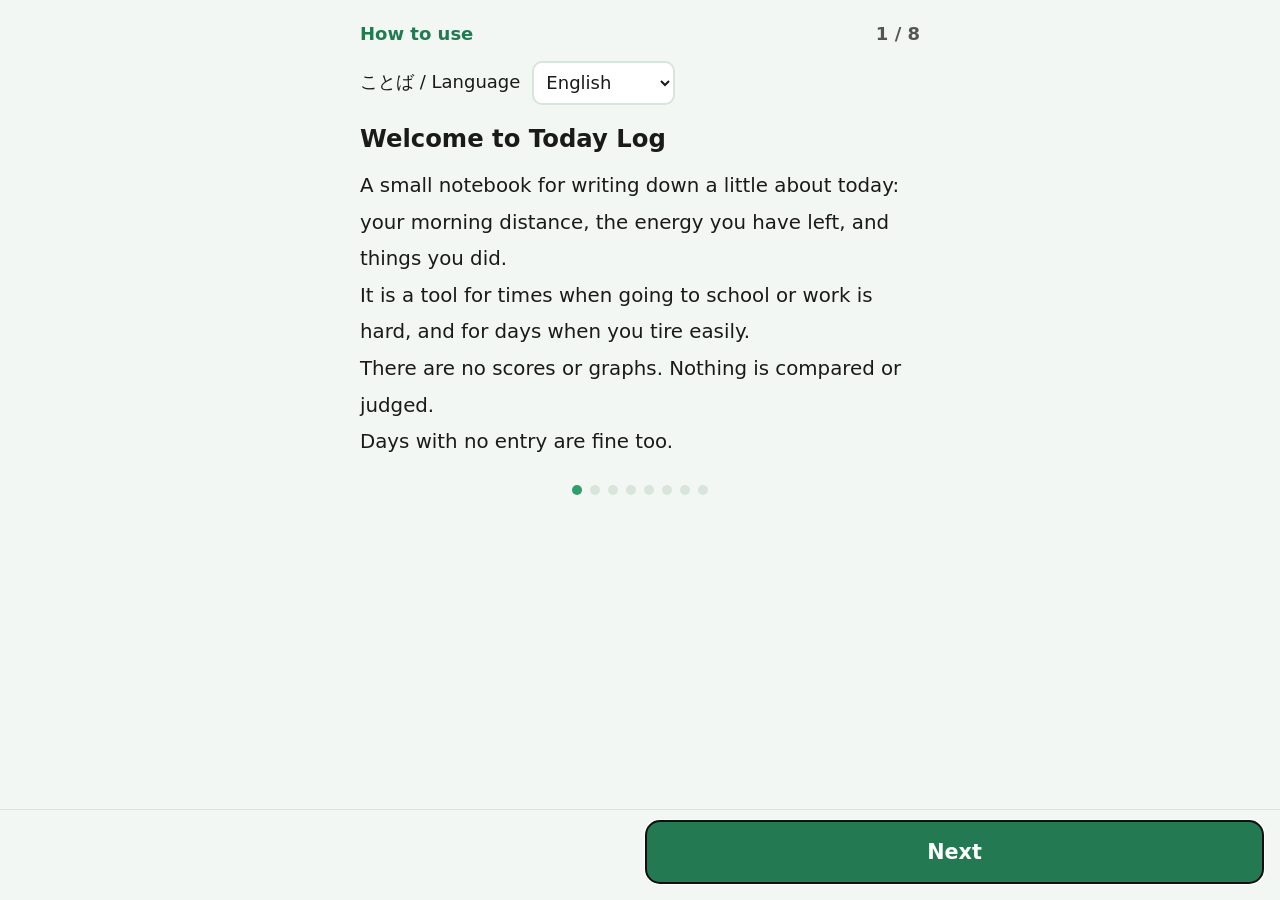
<file: index.html>
<!DOCTYPE html>
<html lang="ja">
<head>
<meta charset="UTF-8">
<meta name="viewport" content="width=device-width, initial-scale=1, viewport-fit=cover">
<meta name="theme-color" content="#2e9e6b">
<title>今日の記録帳・そよぎ</title>
<meta name="description" content="朝の距離・のこり元気・できたこと1行を、数タップで。比べない・判定しない。端末内のみ・オフライン・登録なし。">
<link rel="manifest" href="manifest.json">
<link rel="icon" href="icons/icon-192.png">
<link rel="apple-touch-icon" href="icons/icon-192.png">
<link rel="stylesheet" href="style.css">
</head>
<body class="fs0">
<header id="hd">
  <div id="hd-title">今日の記録帳・そよぎ</div>
  <div id="hd-right">
    <div id="lang-wrap">
      <span class="lang-label">Language</span>
      <select id="set-lang" aria-label="Language 言語">
        <option value="ja">日本語</option>
        <option value="en">English</option>
        <option value="de">Deutsch</option>
        <option value="fr">Français</option>
        <option value="es">Español</option>
        <option value="it">Italiano</option>
        <option value="pt">Português</option>
        <option value="nl">Nederlands</option>
        <option value="sv">Svenska</option>
        <option value="ko">한국어</option>
        <option value="zh">简体中文</option>
        <option value="ar">العربية</option>
      </select>
    </div>
  </div>
</header>

<main id="main">

  <!-- ホーム(screens/home.js が描く) -->
  <section id="scr-home" class="screen" data-scr="home"></section>
  <!-- 記録の種類3つ(screens/kyori.js / genki.js / dekita.js が描く) -->
  <section id="scr-kyori" class="screen hidden" data-scr="kyori"></section>
  <section id="scr-genki" class="screen hidden" data-scr="genki"></section>
  <section id="scr-dekita" class="screen hidden" data-scr="dekita"></section>

  <!-- BUILDER: 画面を足すときは
       <section id="scr-<id>" class="screen hidden" data-scr="<id>"></section>
       を追加し、screens/<id>.js で window.SCREENS.register('<id>', { render(container, api){...} }) する。
       ナビは下の #navbar に <button id="nav-<id>" class="nav-btn" data-scr="<id>"></button> を足す(合計6個まで)。
       i18n.js の nav.<id> にラベルを入れる(ja と en の両方)。sw.js の ASSETS にも screens/<id>.js を足す。 -->

  <!-- せってい(共通シェル。文言は app.js の I18N_MAP が入れる) -->
  <section id="scr-set" class="screen hidden" data-scr="set">
    <h2 id="set-h-normal" class="sec-h"></h2>
    <div class="set-row"><span id="lbl-fs"></span><button id="btn-fs" class="set-btn"></button></div>
    <div class="set-row"><span id="lbl-theme"></span><button id="btn-theme" class="set-btn"></button></div>
    <div class="set-row"><span id="lbl-bgm"></span><button id="btn-bgm" class="set-btn"></button></div>
    <div class="set-row"><span id="lbl-sound"></span><button id="btn-sound" class="set-btn"></button></div>

    <!-- BUILDER: アプリ固有の設定行はここに足す(id は set-app-* で) -->
    <div id="set-app-rows"></div>

    <!-- はじめての つかいかた を もう一度(app.js openGuide・GUIDE_AGAIN=false なら隠す) -->
    <div id="set-guide-row" class="set-row"><span id="lbl-guide"></span><button id="btn-guide" class="set-btn"></button></div>

    <h2 id="set-h-backup" class="sec-h"></h2>
    <p id="bk-hint" class="hint"></p>
    <div class="bk-row">
      <button id="bk-export" class="set-btn"></button>
      <button id="bk-import" class="set-btn"></button>
    </div>
    <p id="bk-last" class="hint"></p>
    <input id="bk-file" type="file" accept="application/json,.json" class="hidden">

    <p id="set-note" class="hint"></p>
    <p class="credit"><a id="link-privacy" href="privacy.html"></a></p>
    <p class="credit"><a id="about-credit" href="https://soudansoyogi.com/" target="_blank" rel="noopener"></a></p>
    <p id="about-ver" class="credit"></p>
  </section>

</main>

<nav id="navbar">
  <button id="nav-home" class="nav-btn active" data-scr="home"></button>
  <button id="nav-kyori" class="nav-btn" data-scr="kyori"></button>
  <button id="nav-genki" class="nav-btn" data-scr="genki"></button>
  <button id="nav-dekita" class="nav-btn" data-scr="dekita"></button>
  <button id="nav-set" class="nav-btn" data-scr="set"></button>
</nav>

<div id="toast" class="toast" role="status" aria-live="polite"></div>

<script src="audio.js"></script>
<script src="tap.js"></script>
<script src="i18n.js"></script>
<script src="photo.js"></script>
<script src="screens/router.js"></script>
<script src="screens/kinds.js"></script>
<script src="screens/home.js"></script>
<script src="screens/kyori.js"></script>
<script src="screens/genki.js"></script>
<script src="screens/dekita.js"></script>
<script src="screens/set.js"></script>
<script src="app.js"></script>
</body>
</html>
</file>
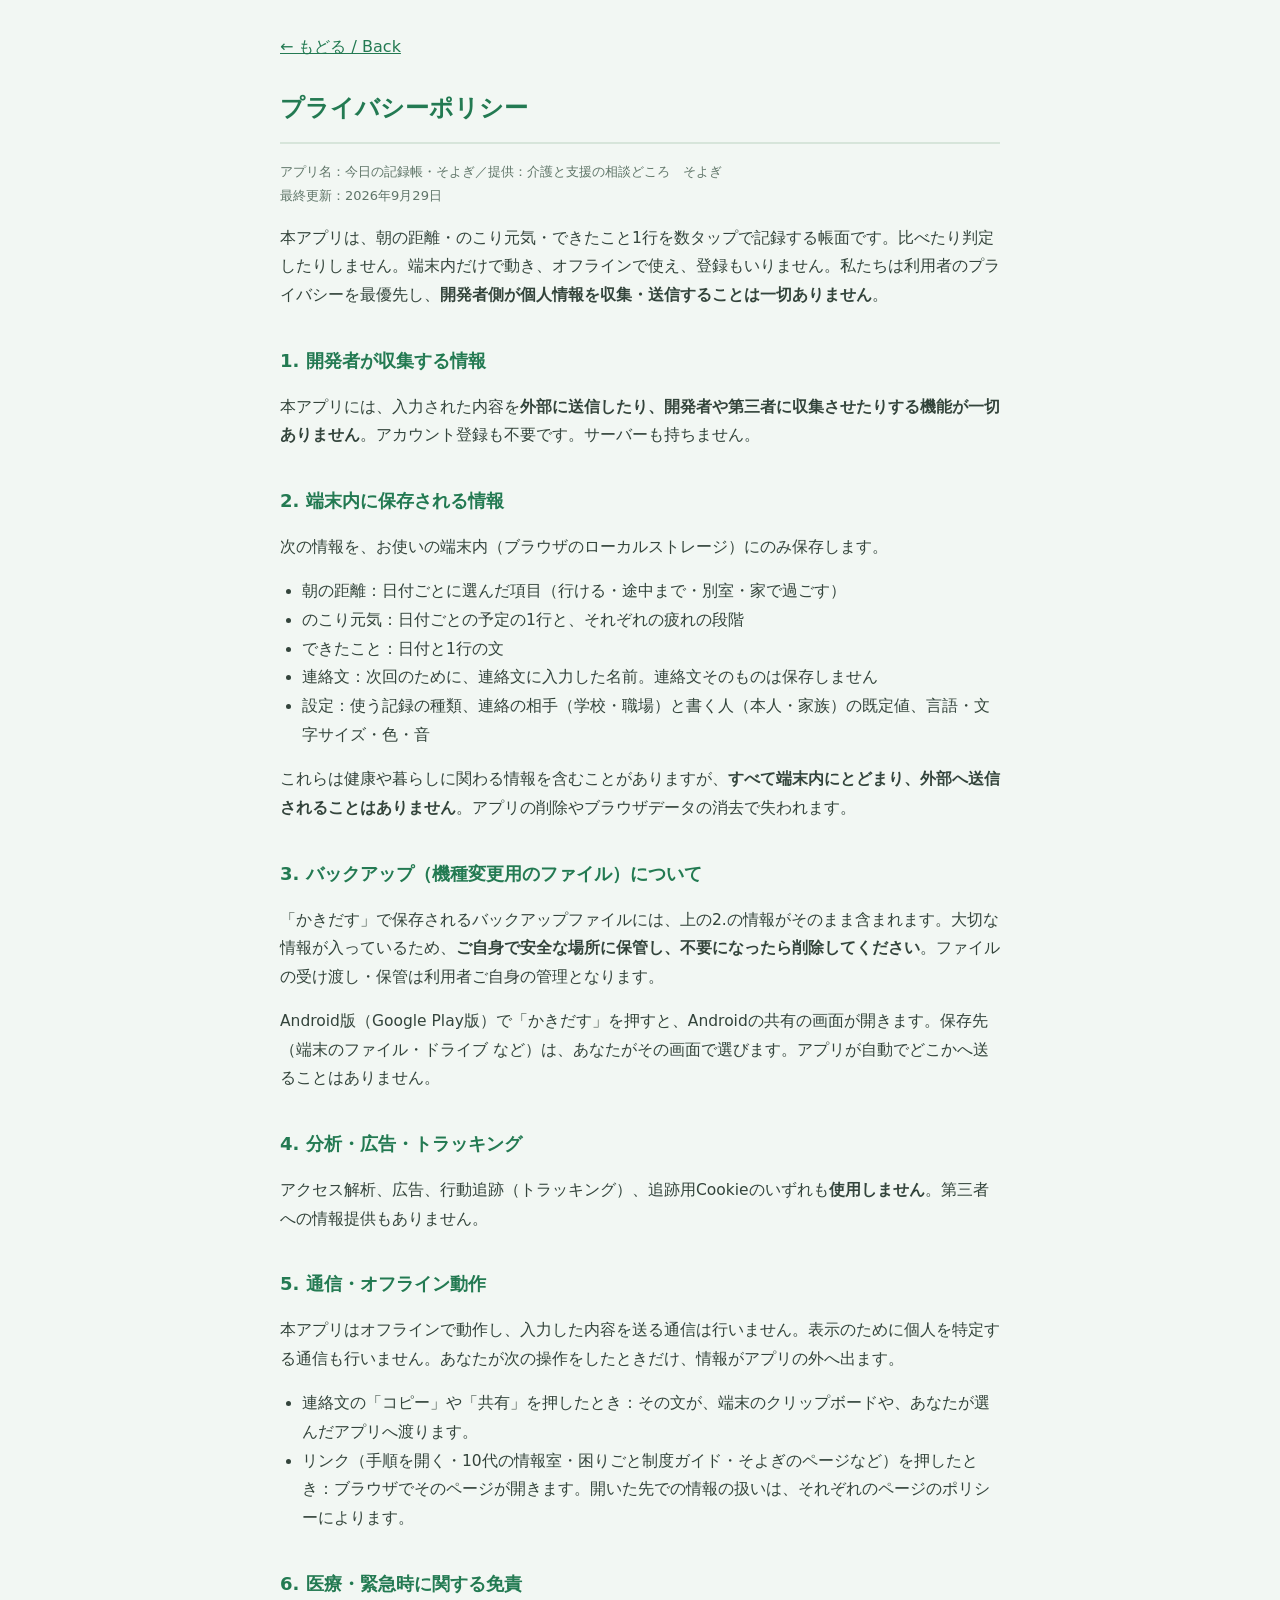
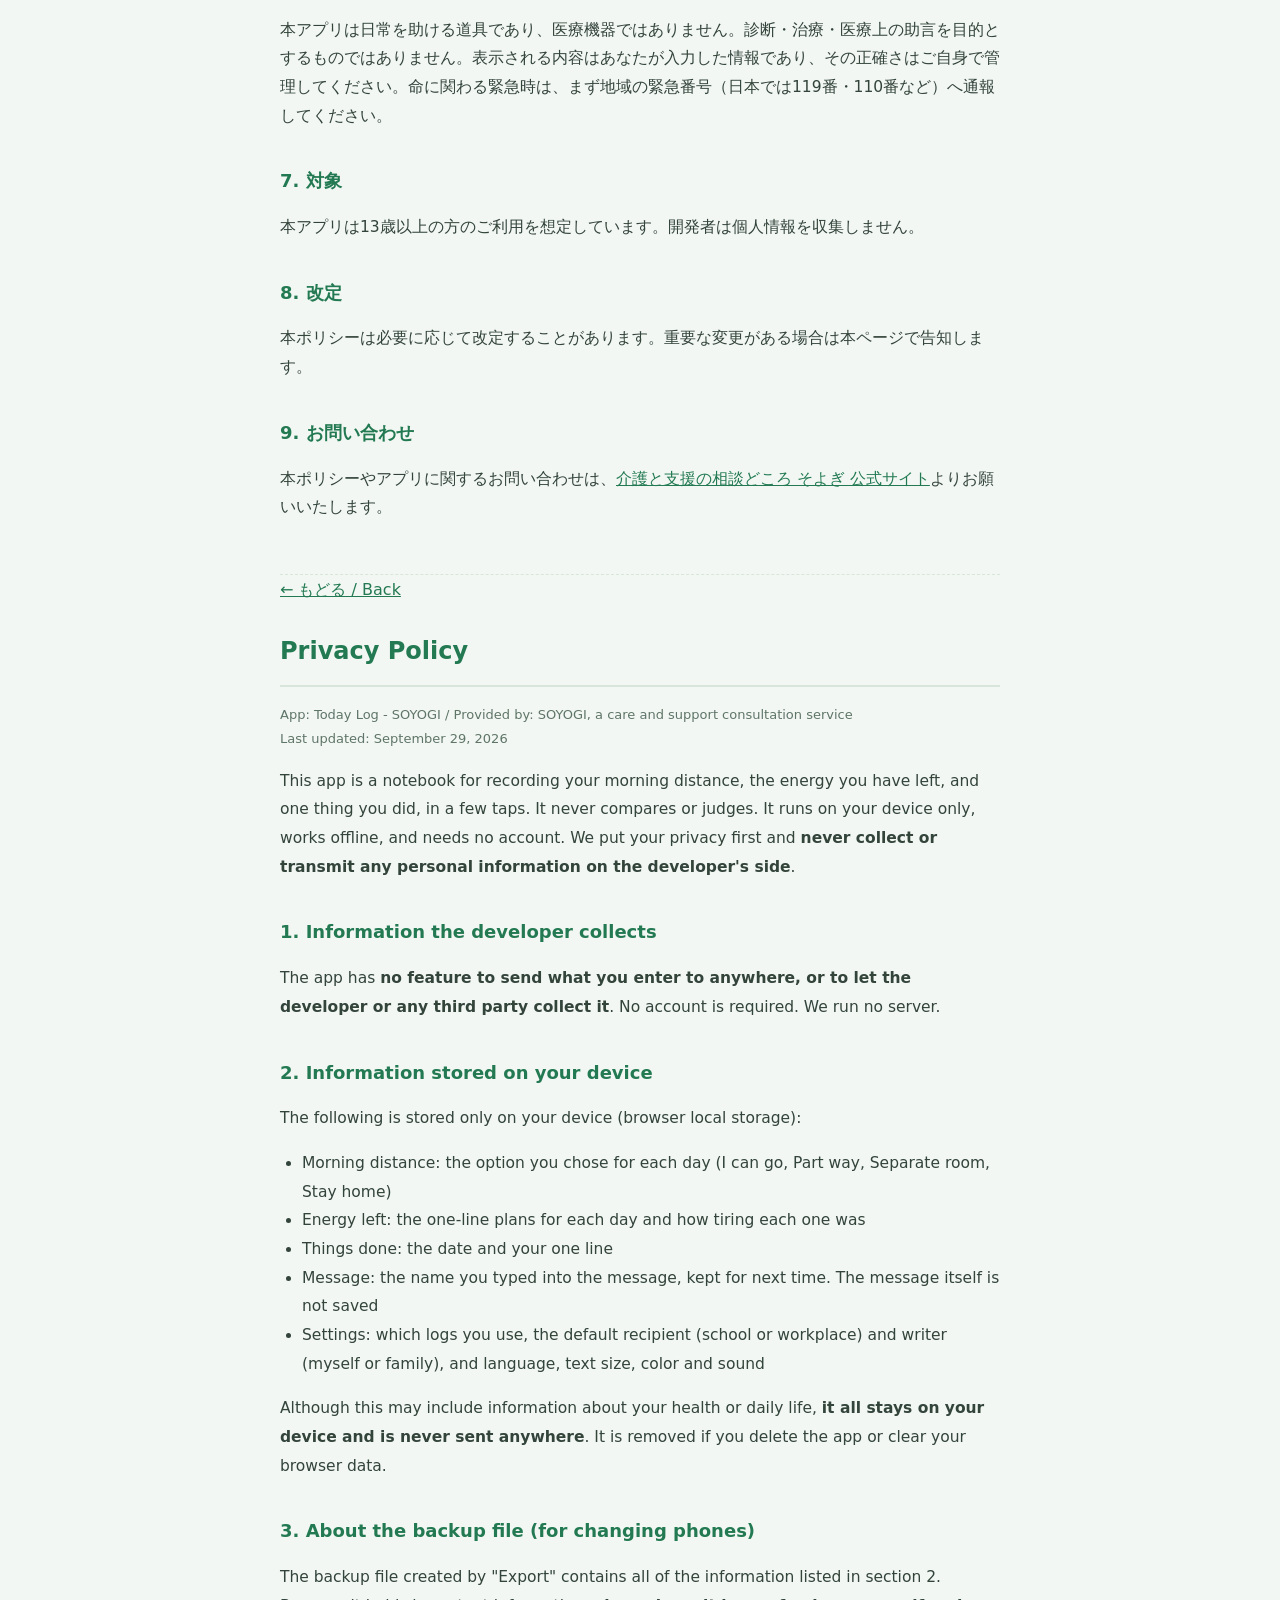
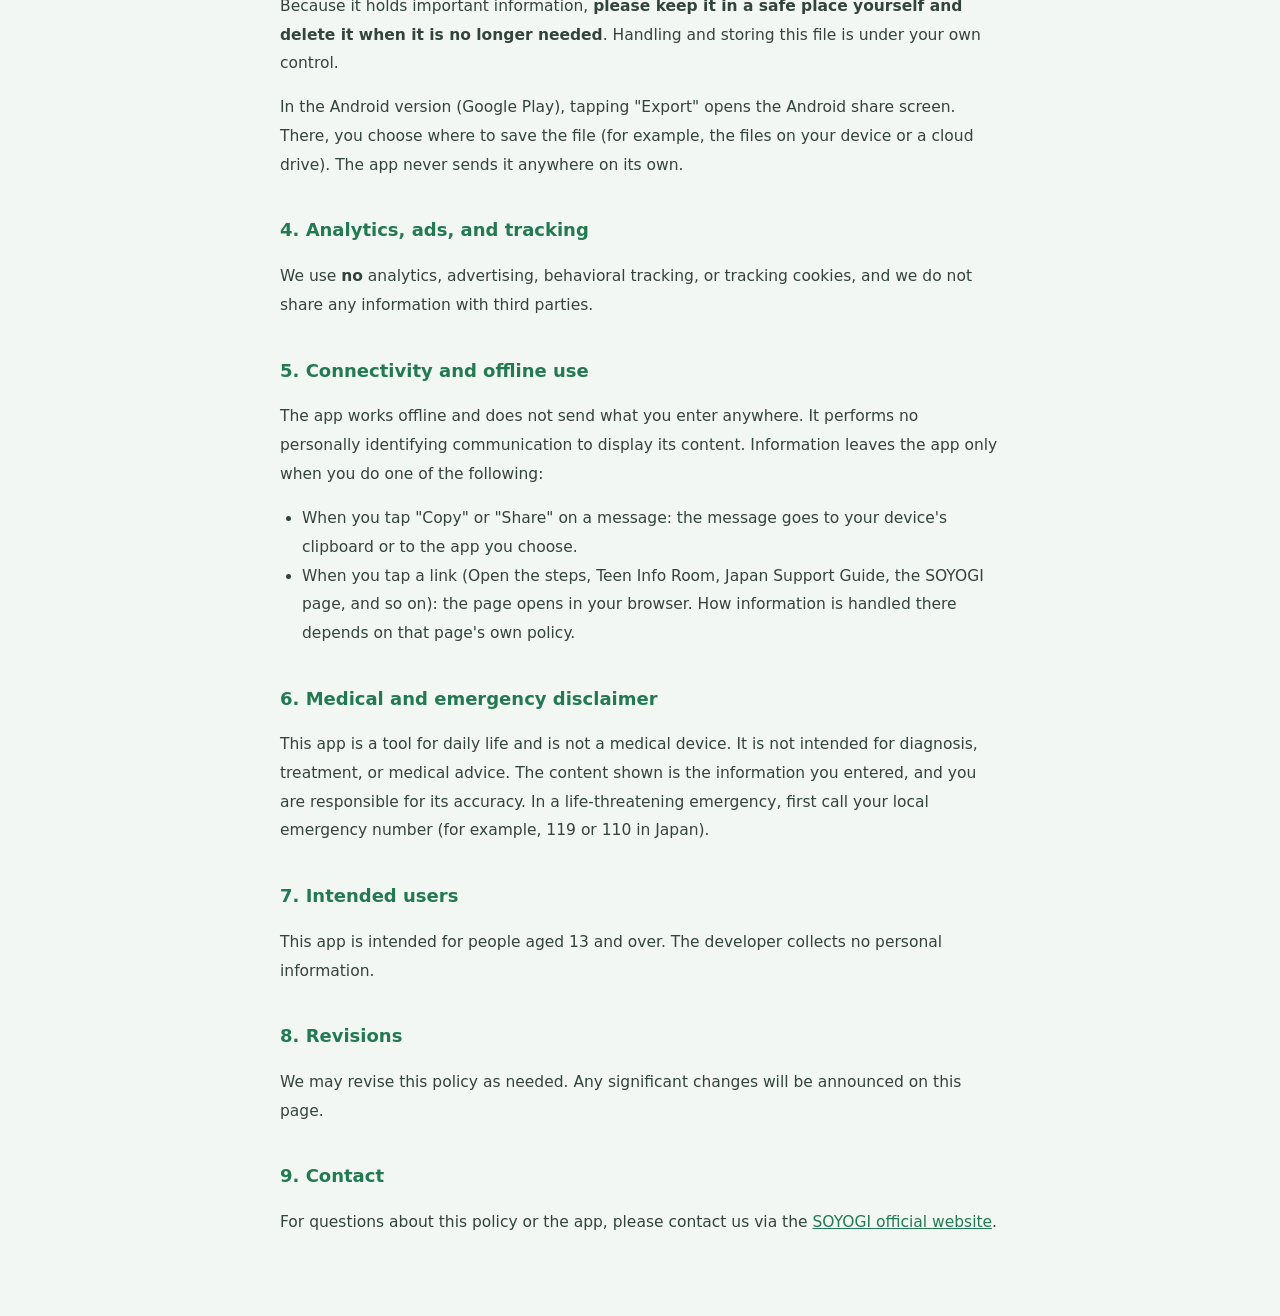
<file: privacy.html>
<!DOCTYPE html>
<html lang="ja">
<head>
<meta charset="UTF-8">
<meta name="viewport" content="width=device-width, initial-scale=1.0">
<meta name="theme-color" content="#2e9e6b">
<title>プライバシーポリシー｜今日の記録帳・そよぎ</title>
<style>
  :root{ --brand:#237a52; --ink:#33443b; --soft:#5f7568; --line:#d7e5da; --bg:#f2f7f3; }
  *{box-sizing:border-box;}
  body{ margin:0; background:var(--bg); color:var(--ink); font-family:"Hiragino Kaku Gothic ProN","Yu Gothic UI","Noto Sans JP","Segoe UI",system-ui,sans-serif; line-height:1.85; }
  main{ max-width:760px; margin:0 auto; padding:32px 20px 64px; }
  h1{ font-size:24px; color:var(--brand); border-bottom:2px solid var(--line); padding-bottom:12px; }
  h2{ font-size:18px; color:var(--brand); margin-top:34px; }
  p,li{ font-size:15.5px; }
  ul{ padding-left:22px; }
  .meta{ color:var(--soft); font-size:13px; }
  .back{ display:inline-block; margin-bottom:8px; color:var(--brand); }
  .lang-sep{ margin:52px 0 0; border:0; border-top:1px dashed var(--line); }
  a{ color:var(--brand); }
</style>
</head>
<body>
<main>
  <a class="back" href="./">← もどる / Back</a>
  <h1>プライバシーポリシー</h1>
  <p class="meta">アプリ名：今日の記録帳・そよぎ／提供：介護と支援の相談どころ　そよぎ<br>最終更新：2026年9月29日</p>

  <p>本アプリは、朝の距離・のこり元気・できたこと1行を数タップで記録する帳面です。比べたり判定したりしません。端末内だけで動き、オフラインで使え、登録もいりません。私たちは利用者のプライバシーを最優先し、<strong>開発者側が個人情報を収集・送信することは一切ありません</strong>。</p>

  <h2>1. 開発者が収集する情報</h2>
  <p>本アプリには、入力された内容を<strong>外部に送信したり、開発者や第三者に収集させたりする機能が一切ありません</strong>。アカウント登録も不要です。サーバーも持ちません。</p>

  <h2>2. 端末内に保存される情報</h2>
  <p>次の情報を、お使いの端末内（ブラウザのローカルストレージ）にのみ保存します。</p>
  <ul>
    <li>朝の距離：日付ごとに選んだ項目（行ける・途中まで・別室・家で過ごす）</li>
    <li>のこり元気：日付ごとの予定の1行と、それぞれの疲れの段階</li>
    <li>できたこと：日付と1行の文</li>
    <li>連絡文：次回のために、連絡文に入力した名前。連絡文そのものは保存しません</li>
    <li>設定：使う記録の種類、連絡の相手（学校・職場）と書く人（本人・家族）の既定値、言語・文字サイズ・色・音</li>
  </ul>
  <p>これらは健康や暮らしに関わる情報を含むことがありますが、<strong>すべて端末内にとどまり、外部へ送信されることはありません</strong>。アプリの削除やブラウザデータの消去で失われます。</p>

  <h2>3. バックアップ（機種変更用のファイル）について</h2>
  <p>「かきだす」で保存されるバックアップファイルには、上の2.の情報がそのまま含まれます。大切な情報が入っているため、<strong>ご自身で安全な場所に保管し、不要になったら削除してください</strong>。ファイルの受け渡し・保管は利用者ご自身の管理となります。</p>
  <p>Android版（Google Play版）で「かきだす」を押すと、Androidの共有の画面が開きます。保存先（端末のファイル・ドライブ など）は、あなたがその画面で選びます。アプリが自動でどこかへ送ることはありません。</p>

  <h2>4. 分析・広告・トラッキング</h2>
  <p>アクセス解析、広告、行動追跡（トラッキング）、追跡用Cookieのいずれも<strong>使用しません</strong>。第三者への情報提供もありません。</p>

  <h2>5. 通信・オフライン動作</h2>
  <p>本アプリはオフラインで動作し、入力した内容を送る通信は行いません。表示のために個人を特定する通信も行いません。あなたが次の操作をしたときだけ、情報がアプリの外へ出ます。</p>
  <ul>
    <li>連絡文の「コピー」や「共有」を押したとき：その文が、端末のクリップボードや、あなたが選んだアプリへ渡ります。</li>
    <li>リンク（手順を開く・10代の情報室・困りごと制度ガイド・そよぎのページなど）を押したとき：ブラウザでそのページが開きます。開いた先での情報の扱いは、それぞれのページのポリシーによります。</li>
  </ul>

  <h2>6. 医療・緊急時に関する免責</h2>
  <p>本アプリは日常を助ける道具であり、医療機器ではありません。診断・治療・医療上の助言を目的とするものではありません。表示される内容はあなたが入力した情報であり、その正確さはご自身で管理してください。命に関わる緊急時は、まず地域の緊急番号（日本では119番・110番など）へ通報してください。</p>

  <h2>7. 対象</h2>
  <p>本アプリは13歳以上の方のご利用を想定しています。開発者は個人情報を収集しません。</p>

  <h2>8. 改定</h2>
  <p>本ポリシーは必要に応じて改定することがあります。重要な変更がある場合は本ページで告知します。</p>

  <h2>9. お問い合わせ</h2>
  <p>本ポリシーやアプリに関するお問い合わせは、<a href="https://soudansoyogi.com/" target="_blank" rel="noopener noreferrer">介護と支援の相談どころ そよぎ 公式サイト</a>よりお願いいたします。</p>

  <hr class="lang-sep">

  <a class="back" href="./">← もどる / Back</a>
  <h1>Privacy Policy</h1>
  <p class="meta">App: Today Log - SOYOGI / Provided by: SOYOGI, a care and support consultation service<br>Last updated: September 29, 2026</p>

  <p>This app is a notebook for recording your morning distance, the energy you have left, and one thing you did, in a few taps. It never compares or judges. It runs on your device only, works offline, and needs no account. We put your privacy first and <strong>never collect or transmit any personal information on the developer's side</strong>.</p>

  <h2>1. Information the developer collects</h2>
  <p>The app has <strong>no feature to send what you enter to anywhere, or to let the developer or any third party collect it</strong>. No account is required. We run no server.</p>

  <h2>2. Information stored on your device</h2>
  <p>The following is stored only on your device (browser local storage):</p>
  <ul>
    <li>Morning distance: the option you chose for each day (I can go, Part way, Separate room, Stay home)</li>
    <li>Energy left: the one-line plans for each day and how tiring each one was</li>
    <li>Things done: the date and your one line</li>
    <li>Message: the name you typed into the message, kept for next time. The message itself is not saved</li>
    <li>Settings: which logs you use, the default recipient (school or workplace) and writer (myself or family), and language, text size, color and sound</li>
  </ul>
  <p>Although this may include information about your health or daily life, <strong>it all stays on your device and is never sent anywhere</strong>. It is removed if you delete the app or clear your browser data.</p>

  <h2>3. About the backup file (for changing phones)</h2>
  <p>The backup file created by "Export" contains all of the information listed in section 2. Because it holds important information, <strong>please keep it in a safe place yourself and delete it when it is no longer needed</strong>. Handling and storing this file is under your own control.</p>
  <p>In the Android version (Google Play), tapping "Export" opens the Android share screen. There, you choose where to save the file (for example, the files on your device or a cloud drive). The app never sends it anywhere on its own.</p>

  <h2>4. Analytics, ads, and tracking</h2>
  <p>We use <strong>no</strong> analytics, advertising, behavioral tracking, or tracking cookies, and we do not share any information with third parties.</p>

  <h2>5. Connectivity and offline use</h2>
  <p>The app works offline and does not send what you enter anywhere. It performs no personally identifying communication to display its content. Information leaves the app only when you do one of the following:</p>
  <ul>
    <li>When you tap "Copy" or "Share" on a message: the message goes to your device's clipboard or to the app you choose.</li>
    <li>When you tap a link (Open the steps, Teen Info Room, Japan Support Guide, the SOYOGI page, and so on): the page opens in your browser. How information is handled there depends on that page's own policy.</li>
  </ul>

  <h2>6. Medical and emergency disclaimer</h2>
  <p>This app is a tool for daily life and is not a medical device. It is not intended for diagnosis, treatment, or medical advice. The content shown is the information you entered, and you are responsible for its accuracy. In a life-threatening emergency, first call your local emergency number (for example, 119 or 110 in Japan).</p>

  <h2>7. Intended users</h2>
  <p>This app is intended for people aged 13 and over. The developer collects no personal information.</p>

  <h2>8. Revisions</h2>
  <p>We may revise this policy as needed. Any significant changes will be announced on this page.</p>

  <h2>9. Contact</h2>
  <p>For questions about this policy or the app, please contact us via the <a href="https://soudansoyogi.com/" target="_blank" rel="noopener noreferrer">SOYOGI official website</a>.</p>
</main>
</body>
</html>
</file>
<file: style.css>
/* 今日の記録帳・そよぎ スタイル(そよぎアプリ・キット v1)
   ・そよぎブランド4色(明るい緑/水色/白/黒) = 4テーマ(body data-theme)
   ・シェルは縦フレックス(ヘッダー=上固定 / #main=スクロール / ナビ=下固定)。100dvh・特大文字でも下端まで届く
   ・大人の尊厳を保つ落ち着いたトーン。機能色のみ。でか文字・大ボタン(44px以上)・.pressing の沈み込み(tap.js連動)
   ・targetSdk36(エッジtoエッジ)のため上下左右に env(safe-area-inset-*)。画面の上下端に余白を持つ */
:root{
  --brand:#2e9e6b;
  --brand-ink:#237a52;   /* 文字用の緑(白い字を載せる地・緑の文字)。枠・線・飾りは --brand のまま */
  --bg:#f2f7f3;
  --ink:#1a1a1a;
  --card:#ffffff;
  --line:#d7e5da;
  --sub:#555;
  --alert:#d43f3f;
  --ok:#2e9e6b;
}
body[data-theme="aqua"]{ --brand:#2b8fb5; --brand-ink:#1f6f8f; --bg:#eff7fa; --line:#cfe5ee; }
body[data-theme="white"]{ --brand:#3d8a63; --brand-ink:#237a52; --bg:#ffffff; --card:#f7f9f8; --line:#e2e6e4; }
body[data-theme="dark"]{
  --brand:#43c08a; --brand-ink:var(--brand); --bg:#191d1b; --card:#242a27; --ink:#f2f2f2; --line:#3a423e; --sub:#b5bdb8;
}

*{ box-sizing:border-box; -webkit-tap-highlight-color:transparent; }
html,body{ margin:0; }
body{
  font-family:"Hiragino Sans","Yu Gothic UI","Noto Sans JP",system-ui,sans-serif;
  background:var(--bg); color:var(--ink);
  line-height:1.6;
  height:100vh; height:100dvh;
  display:flex; flex-direction:column;
  overflow:hidden;
  -webkit-touch-callout:none;
}
body.fs0{ font-size:18px; }
body.fs1{ font-size:21px; }
body.fs2{ font-size:25px; }

/* ======== ヘッダー(chromeは固定19px=fs2でも肥大させない) ======== */
header#hd{
  background:var(--brand); color:#fff;
  padding:calc(20px + env(safe-area-inset-top)) max(16px, env(safe-area-inset-right)) 12px max(16px, env(safe-area-inset-left));
  font-weight:700; font-size:19px;
  display:flex; align-items:center; justify-content:space-between; gap:14px;
  flex-shrink:0; overflow:hidden;
  min-height:calc(80px + env(safe-area-inset-top));
}
#hd-title{ flex:1; min-width:2.5em; overflow:hidden; text-overflow:ellipsis; white-space:nowrap; }
#hd-right{ display:flex; align-items:flex-end; gap:14px; flex-shrink:0; }
#lang-wrap{ display:flex; flex-direction:column; align-items:center; gap:3px; flex-shrink:0; }
.lang-label{ font-size:.55em; font-weight:700; color:#fff; line-height:1; letter-spacing:.02em; }
#hd #set-lang{
  min-height:44px; font-size:.95em; font-family:inherit;
  border:none; border-radius:8px; padding:2px 6px;
  background:#fff; color:#1a1a1a;
}
.hd-btn{
  min-height:44px; min-width:44px; padding:0 10px;
  border:none; border-radius:8px; background:rgba(255,255,255,.22); color:#fff;
  font-size:1em; font-family:inherit; font-weight:700;
}

/* ======== 本文(ここだけスクロール) ======== */
#main{
  flex:1 1 auto; min-height:0; overflow-y:auto;
  -webkit-overflow-scrolling:touch;
  width:100%; max-width:680px; margin:0 auto;
  padding:16px max(16px, env(safe-area-inset-right)) 24px max(16px, env(safe-area-inset-left));
}
.screen.hidden, .hidden, [hidden]{ display:none !important; }
.scr-title{ font-size:1.3em; margin:0 0 10px; }
.sec-h{ font-size:1.05em; margin:24px 0 8px; }
.hint{ color:var(--sub); font-size:.92em; }
.note{
  background:var(--card); border:1.5px solid var(--brand); border-radius:10px;
  padding:10px 12px; color:var(--ink); font-size:.95em; margin:0 0 10px;
}
.tagline{ font-weight:700; margin:4px 0 14px; }

/* ======== 共通部品 ======== */
.big-btn{
  display:flex; align-items:center; gap:16px; width:100%; font-size:1em;
  min-height:76px; padding:14px 20px; margin:0 0 14px;
  border:2px solid var(--brand); background:var(--card); color:var(--ink);
  border-radius:18px; font-family:inherit; text-align:left;
}
.big-btn .ico{ font-size:1.9em; line-height:1; flex:none; width:1.5em; text-align:center; }
.big-btn .lbl{ font-size:1.2em; font-weight:700; }
.big-btn.primary{ background:var(--brand); color:#fff; }
.big-btn.alert{ border-color:var(--alert); }
.big-btn.huge{ min-height:40vh; min-height:40dvh; justify-content:center; text-align:center; font-size:1.3em; }
.grid2{ display:grid; grid-template-columns:1fr 1fr; gap:12px; }
.grid2 .big-btn{ flex-direction:column; justify-content:center; text-align:center; margin:0; min-height:120px; }
.card{
  background:var(--card); border:2px solid var(--line); border-radius:16px;
  padding:12px 14px; margin:0 0 12px;
}
.card.tappable{ border-color:var(--brand); }
.row{ display:flex; align-items:center; gap:10px; }
.row.between{ justify-content:space-between; }
.btn{
  min-height:52px; min-width:52px; padding:0 18px;
  display:inline-flex; align-items:center; justify-content:center; gap:8px;
  border:2px solid var(--line); background:var(--card); color:var(--ink);
  border-radius:14px; font-family:inherit; font-size:1em; font-weight:700;
}
.btn.primary{ border-color:var(--brand); background:var(--brand); color:#fff; }
.btn.danger{ border-color:#cc3b30; color:#cc3b30; }
body[data-theme="dark"] .btn.danger{ border-color:#ef9a9a; color:#ef9a9a; }
.btn.wide{ width:100%; }
.btn-row{ display:flex; gap:10px; flex-wrap:wrap; margin:10px 0; }
.btn-row .btn{ flex:1 1 0; min-width:fit-content; padding:0 12px; }   /* 入るときは同じ幅。長い訳(pt Compartilhar・360px・とても大きい)はその幅まで広がり、入らなければ折り返す */
.field{ margin:12px 0; }
.field label{ display:block; font-weight:700; margin:0 0 4px; }
.field input[type="text"], .field input[type="number"], .field input[type="date"], .field input[type="time"], .field textarea, .field select{
  width:100%; font-size:1em; font-family:inherit;
  padding:10px; border:2px solid var(--line); border-radius:10px;
  background:var(--card); color:var(--ink);
}
.field textarea{ resize:vertical; min-height:2.6em; }
.list{ margin:0; padding:0; list-style:none; }
.list li{
  background:var(--card); border:2px solid var(--line); border-radius:12px;
  padding:10px 12px; margin:0 0 8px; min-height:52px;
  display:flex; align-items:center; gap:10px;
}
.list li .grow{ flex:1; min-width:0; overflow-wrap:anywhere; }
.chips{ display:flex; flex-wrap:wrap; gap:8px; }
.chip{
  min-height:44px; padding:6px 14px; border-radius:999px;
  border:2px solid var(--line); background:var(--card); color:var(--ink);
  font-family:inherit; font-size:.95em; font-weight:700;
}
.chip.on{ border-color:var(--brand); background:var(--brand); color:#fff; }
.empty{ color:var(--sub); text-align:center; padding:20px 8px; }
.photo-thumb{ width:64px; height:64px; object-fit:cover; border-radius:10px; background:var(--bg); flex:none; }
.photo-big{ width:100%; max-width:min(90vw,420px); aspect-ratio:1/1; object-fit:contain; border-radius:16px; background:var(--card); border:2px solid var(--line); display:block; margin:0 auto; }

/* ======== でか文字・見せる(全画面) ======== */
.ov{
  position:fixed; inset:0; z-index:300; background:var(--bg); color:var(--ink);
  overflow-y:auto; -webkit-overflow-scrolling:touch;
  padding:calc(20px + env(safe-area-inset-top)) max(16px, env(safe-area-inset-right))
          calc(96px + env(safe-area-inset-bottom)) max(16px, env(safe-area-inset-left));
}
.ov.show-white{ background:#fff; color:#1a1a1a; }
.ov.show-black{ background:#000; color:#fff; }
.ov-close{
  position:fixed; min-height:64px; z-index:301;
  bottom:calc(16px + env(safe-area-inset-bottom));
  left:max(16px, env(safe-area-inset-left)); right:max(16px, env(safe-area-inset-right));
  background:var(--brand); color:#fff; border:none; border-radius:12px;
  font-size:1.2em; font-weight:700; font-family:inherit;
}
.show-head{ font-size:1.3em; font-weight:800; border:3px solid var(--brand); border-radius:12px; padding:12px; text-align:center; }
.show-block{ margin-top:18px; }
.show-label{ font-size:.9em; color:var(--sub); font-weight:700; }
.show-value{ font-size:1.9em; font-weight:800; line-height:1.35; background:var(--card); border-radius:10px; padding:10px 12px; overflow-wrap:anywhere; }
.step-text{ font-size:2em; font-weight:800; line-height:1.4; text-align:center; margin:12vh 0 24px; overflow-wrap:anywhere; }
.call-btn{
  display:block; margin-top:10px; min-height:64px; line-height:64px;
  background:#2e9e6b; color:#fff; text-align:center;
  font-size:1.3em; font-weight:800; border-radius:12px; text-decoration:none;
}

/* ======== 今日の記録帳 固有 ======== */
/* 大ボタンの文字も「もじの大きさ」に追随させる(button は UA 既定で font-size を継承しないため 1em を明示) */
.big-btn{ font-size:1em; }
/* 下ナビ(5個)は chrome 扱いで上限16px(fs2 で「のこり元 / 気」と語の途中で折れるのを防ぐ。折るのは空白の位置だけ) */
#navbar .nav-btn{ font-size:min(.95em, 16px); line-height:1.25; word-break:keep-all; }
.big-btn .lblbox{ display:flex; flex-direction:column; gap:2px; min-width:0; }
.big-btn .sub{ font-size:.85em; color:var(--sub); font-weight:400; }
.big-btn.on{ background:var(--brand); color:#fff; }
.big-btn.on .sub{ color:#fff; }
.btn.small{ min-height:44px; min-width:44px; padding:0 12px; font-size:.9em; flex:none; }
.add-row{ margin:12px 0; }
.add-row input[type="text"]{
  flex:1; min-width:0; min-height:52px; font-size:1em; font-family:inherit;
  padding:10px; border:2px solid var(--line); border-radius:10px;
  background:var(--card); color:var(--ink);
}
.tag{ flex:none; font-weight:700; color:var(--brand); }
/* 免責と相談先(常時表示) */
.card.care{ border-color:var(--line); margin-top:24px; }
.care-h{ font-weight:700; margin:0 0 4px; }
.care-p{ margin:0 0 8px; font-size:.95em; }
.care-link{ display:block; padding:10px 4px; color:var(--brand); text-decoration:underline; min-height:44px; }   /* 3つ(10代の情報室・制度ガイド・そよぎ)を1行ずつ */
/* ボタンの形のリンク(のこり元気の「手順を開く」) */
a.btn{ text-decoration:none; }
/* あさの きょり: 4択は同じ大きさ・同じ色 */
.kyori-grid{ margin:0 0 12px; }
.kyori-grid .big-btn .lbl{ font-size:1.1em; }
.kyori-state .chosen{ font-weight:700; margin:0 0 10px; }
.kyori-state{ margin:0 0 14px; }
.letter-out{
  width:100%; font-size:1em; font-family:inherit; line-height:1.6;
  padding:10px; border:2px solid var(--line); border-radius:10px;
  background:var(--card); color:var(--ink); resize:vertical;
}
/* のこり元気: 電池の目盛り(数字なし) */
.batt-wrap{ margin:8px 0 12px; }
.batt-label{ font-weight:700; margin:0 0 6px; }
.batt{ display:flex; align-items:center; gap:6px; padding:8px; border:3px solid var(--ink); border-radius:12px; width:max-content; max-width:100%; position:relative; direction:ltr; }   /* 絵なので RTL でも反転しない */
.batt .seg{ width:40px; height:48px; border-radius:6px; background:var(--line); }
.batt .seg.on{ background:var(--brand); }
.batt .cap{ position:absolute; right:-12px; top:50%; transform:translateY(-50%); width:8px; height:22px; background:var(--ink); border-radius:0 4px 4px 0; }
.batt[data-remain="0"]{ border-color:var(--alert); }
.plan .plan-t{ font-weight:700; overflow-wrap:anywhere; }
.plan .field{ margin:8px 0 0; }
.plan .field label{ font-size:.9em; }
/* のこり元気: きのうの よてい(読むだけ・小さく。点検 kiroku-13) */
.genki-prev{ margin-top:24px; font-size:.92em; }
.genki-prev .prev-h{ font-size:1em; margin:0; }
.genki-prev .prev-date{ margin:0 0 8px; }
.batt.small{ gap:4px; padding:5px; border-width:2px; border-radius:9px; }
.batt.small .seg{ width:24px; height:28px; border-radius:4px; }
.batt.small .cap{ right:-9px; width:6px; height:14px; }
.prev-list{ margin:8px 0 0; padding-inline-start:1.3em; }
.prev-list li{ overflow-wrap:anywhere; margin:2px 0; }
/* dark: 明るい緑(#43c08a)の上の白い文字は 2.3:1 で読みにくいので、緑の背景の上の文字だけ濃い色にする(約7.4:1) */
body[data-theme="dark"] header#hd,
body[data-theme="dark"] .lang-label,
body[data-theme="dark"] .chip.on,
body[data-theme="dark"] .btn.primary,
body[data-theme="dark"] .big-btn.primary,
body[data-theme="dark"] .big-btn.on,
body[data-theme="dark"] .big-btn.on .sub,
body[data-theme="dark"] .ov-close{ color:#0f1f17; }

/* ======== せってい ======== */
.set-row{
  display:flex; justify-content:space-between; align-items:center;
  min-height:56px; gap:12px; border-bottom:1px solid var(--line);
}
.set-btn{
  min-width:120px; min-height:48px; font-size:1em; font-family:inherit;
  border:2px solid var(--brand); background:var(--card); color:var(--ink);
  border-radius:10px;
}
select{ min-height:48px; font-size:1em; font-family:inherit; }
.bk-row{ display:flex; gap:12px; }
.bk-row .set-btn{ flex:1; }
input[type="file"].hidden{ display:none; }
.credit{ color:var(--sub); margin-top:20px; text-align:center; }
.credit a{ color:var(--brand); text-decoration:underline; display:inline-block; padding:8px 4px; }

/* ======== ナビ(下固定・最大6) ======== */
#navbar{
  flex-shrink:0; display:flex;
  background:var(--card); border-top:2px solid var(--line);
  padding-bottom:max(6px, env(safe-area-inset-bottom));
  padding-left:env(safe-area-inset-left); padding-right:env(safe-area-inset-right);
}
.nav-btn{
  flex:1; min-height:64px; min-width:44px; border:none; background:none;
  font-size:clamp(12px, 3.6vw, 16px); line-height:1.25; word-break:keep-all; font-weight:700; font-family:inherit; color:var(--sub);
  border-top:4px solid transparent; padding:4px 2px;
}
.nav-btn.active{ color:var(--brand); border-top-color:var(--brand); }
.nav-btn.hidden{ display:none; }

/* tap.js の押下フィードバック */
.pressing{ transform:scale(.97); filter:brightness(.92); }

/* アプリの中の確かめの窓(app.js askBox・Play版だけ・2026-09-29)。重ねた画面・写真の切りとりより上、トーストより下 */
.ov.ask-ov{
  z-index:360; background:rgba(0,0,0,.55); display:flex; align-items:center; justify-content:center;
  padding:calc(16px + env(safe-area-inset-top)) max(16px, env(safe-area-inset-right))
          calc(16px + env(safe-area-inset-bottom)) max(16px, env(safe-area-inset-left));
}
.ask-box{ background:var(--card); color:var(--ink); border:2px solid var(--line); border-radius:16px; padding:20px 16px 16px; width:min(100%, 460px); max-height:100%; overflow-y:auto; }
.ask-msg{ font-size:1.15em; font-weight:700; line-height:1.55; margin:0 0 18px; word-break:keep-all; overflow-wrap:anywhere; white-space:pre-wrap; }   /* 分かち書きの空白で折る(語の途中で切らない) */
.ask-row{ display:flex; flex-wrap:wrap; gap:10px; }
.ask-row .btn{ flex:1 1 7em; min-height:56px; font-size:1.1em; }

/* トースト */
.toast{
  position:fixed; bottom:calc(96px + env(safe-area-inset-bottom)); left:50%; transform:translateX(-50%);
  background:#333; color:#fff; padding:10px 18px; border-radius:999px;
  opacity:0; transition:opacity .25s; pointer-events:none; z-index:400; max-width:88%; width:max-content;
}
.toast.show{ opacity:1; }

/* ======== 写真の取り込みとトリミング(photo.js) ======== */
.photo-ov{
  position:fixed; inset:0; z-index:350; background:var(--bg); color:var(--ink);
  display:flex; flex-direction:column; align-items:center; overflow-y:auto;
  padding:calc(20px + env(safe-area-inset-top)) 16px calc(24px + env(safe-area-inset-bottom));
}
.photo-ov-title{ font-size:1.18em; font-weight:700; margin:0 0 6px; text-align:center; }
.photo-ov-hint{ color:var(--sub); font-size:.92em; text-align:center; margin:0 0 14px; max-width:22em; }
.photo-crop-canvas{
  width:min(80vw,300px); height:min(80vw,300px); max-width:300px; max-height:300px;
  border-radius:12px; border:2px solid var(--brand); background:#000; touch-action:none; display:block;
}
.photo-dpad{ display:grid; grid-template-columns:repeat(3,52px); grid-template-rows:repeat(3,52px); gap:6px; margin:14px 0 6px; justify-content:center; }
.photo-nudge{ min-width:52px; min-height:52px; border:2px solid var(--line); background:var(--card); color:var(--ink); border-radius:12px; font-size:1.2em; font-family:inherit; }
.photo-nudge.spacer{ border:none; background:none; }
.photo-zoom-row{ display:flex; align-items:center; gap:10px; width:100%; max-width:340px; margin:8px 0 2px; }
.photo-zoom-row input[type="range"]{ flex:1; min-height:44px; accent-color:var(--brand); }
.photo-row{ display:flex; gap:12px; justify-content:center; flex-wrap:wrap; width:100%; max-width:420px; margin-top:12px; }
.photo-file{ display:none; }

/* ======== 文字用の緑(--brand-ink)の上書き(今日の記録帳・2026-09-29) ========
   明るい3テーマは --brand の上の白い字が 3.1〜4.2:1 だったので、白い字を載せる地と、緑を文字色に使う所だけ濃い緑にする
   (みどり・しろ #237a52 / みずいろ #1f6f8f = 白と 5.3〜5.6:1)。くろは --brand-ink=--brand のまま、字は上の #0f1f17。
   枠・線・電池の目盛りなどの飾りは --brand のまま。下ナビの .nav-btn.active・.credit a より後に置くため、ファイルの最後に置く */
header#hd{ background:var(--brand-ink); }
.btn.primary{ border-color:var(--brand-ink); background:var(--brand-ink); }
.big-btn.primary, .big-btn.on, .chip.on{ border-color:var(--brand-ink); background:var(--brand-ink); }
.ov-close{ background:var(--brand-ink); }
.nav-btn.active{ color:var(--brand-ink); }
.tag, .care-link, .credit a{ color:var(--brand-ink); }
/* 入力欄の見本の文字(placeholder): 端末まかせの灰色は しろ 4.4:1・くろ 3.2:1 だったので、ヒントと同じ色にする */
input::placeholder, textarea::placeholder{ color:var(--sub); opacity:1; }

/* はじめての つかいかた(app.js openGuide・2026-09-30)。🔴この節はファイルの最後に置く(patch_guide.js がここから最後までを写す)。
   ほかの重ねた画面より上・確かめの窓より下。ボタンは下に固定した帯(地の色つき=長いページでも本文が透けない) */
.ov.guide-ov{ z-index:350; padding-bottom:calc(128px + env(safe-area-inset-bottom)); }
.guide-box{ width:min(100%, 560px); margin:0 auto; }
.guide-top{ display:flex; justify-content:space-between; align-items:baseline; gap:12px; }
.guide-title{ margin:0; font-weight:800; color:var(--brand-ink, var(--brand)); }
.guide-step{ margin:0; color:var(--sub); font-weight:700; white-space:nowrap; unicode-bidi:isolate; }   /* 向きは app.js が dir で決める(ar で「8 / 1」にしない) */
.guide-lang{ display:flex; align-items:center; flex-wrap:wrap; gap:8px 12px; margin:12px 0 0; }
.guide-lang select{ min-height:44px; font-size:1em; font-family:inherit; border:2px solid var(--line); border-radius:10px; background:var(--card); color:var(--ink); padding:2px 8px; }
.guide-h{ font-size:1.35em; line-height:1.45; margin:16px 0 12px; word-break:keep-all; overflow-wrap:anywhere; }
.guide-p{ font-size:1.1em; line-height:1.85; margin:0; white-space:pre-line; word-break:keep-all; overflow-wrap:anywhere; }
.guide-dots{ display:flex; justify-content:center; flex-wrap:wrap; gap:8px; margin:24px 0 0; }
.guide-dot{ width:10px; height:10px; border-radius:50%; background:var(--line); }
.guide-dot.on{ background:var(--brand); }
.guide-row{
  position:fixed; z-index:351; display:flex; gap:10px; left:0; right:0; bottom:0;
  padding:10px max(16px, env(safe-area-inset-right)) calc(16px + env(safe-area-inset-bottom)) max(16px, env(safe-area-inset-left));
  background:var(--bg); border-top:1px solid var(--line);
}
.guide-row .btn{ flex:1 1 0; min-width:0; min-height:64px; font-size:1.15em; }
</file>
